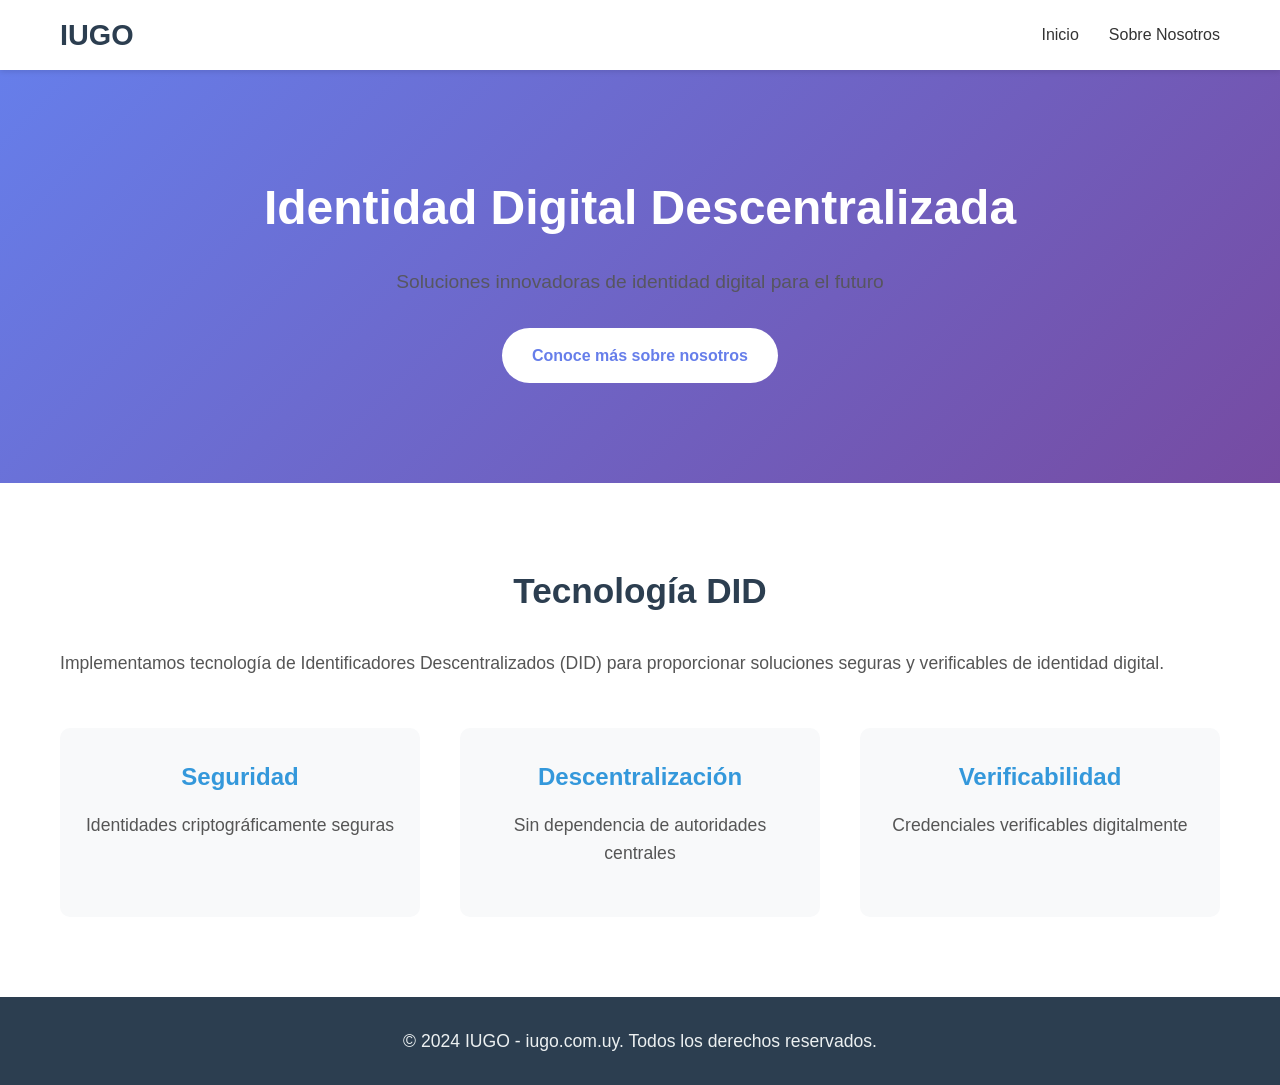
<file: index.html>
<!DOCTYPE html>
<html lang="es">
<head>
    <meta charset="UTF-8">
    <meta name="viewport" content="width=device-width, initial-scale=1.0">
    <title>IUGO - Identidad Digital Descentralizada</title>
    <link rel="stylesheet" href="styles.css">
</head>
<body>
    <header>
        <nav>
            <div class="nav-container">
                <div class="logo">
                    <h1>IUGO</h1>
                </div>
                <ul class="nav-menu">
                    <li><a href="index.html">Inicio</a></li>
                    <li><a href="sobre-nosotros.html">Sobre Nosotros</a></li>
                </ul>
            </div>
        </nav>
    </header>

    <main>
        <section class="hero">
            <div class="hero-content">
                <h1>Identidad Digital Descentralizada</h1>
                <p>Soluciones innovadoras de identidad digital para el futuro</p>
                <a href="sobre-nosotros.html" class="cta-button">Conoce más sobre nosotros</a>
            </div>
        </section>

        <section class="did-info">
            <div class="container">
                <h2>Tecnología DID</h2>
                <p>Implementamos tecnología de Identificadores Descentralizados (DID) para proporcionar soluciones seguras y verificables de identidad digital.</p>
                
                <div class="did-features">
                    <div class="feature">
                        <h3>Seguridad</h3>
                        <p>Identidades criptográficamente seguras</p>
                    </div>
                    <div class="feature">
                        <h3>Descentralización</h3>
                        <p>Sin dependencia de autoridades centrales</p>
                    </div>
                    <div class="feature">
                        <h3>Verificabilidad</h3>
                        <p>Credenciales verificables digitalmente</p>
                    </div>
                </div>
            </div>
        </section>
    </main>

    <footer>
        <div class="container">
            <p>&copy; 2024 IUGO - iugo.com.uy. Todos los derechos reservados.</p>
        </div>
    </footer>
</body>
</html>
</file>
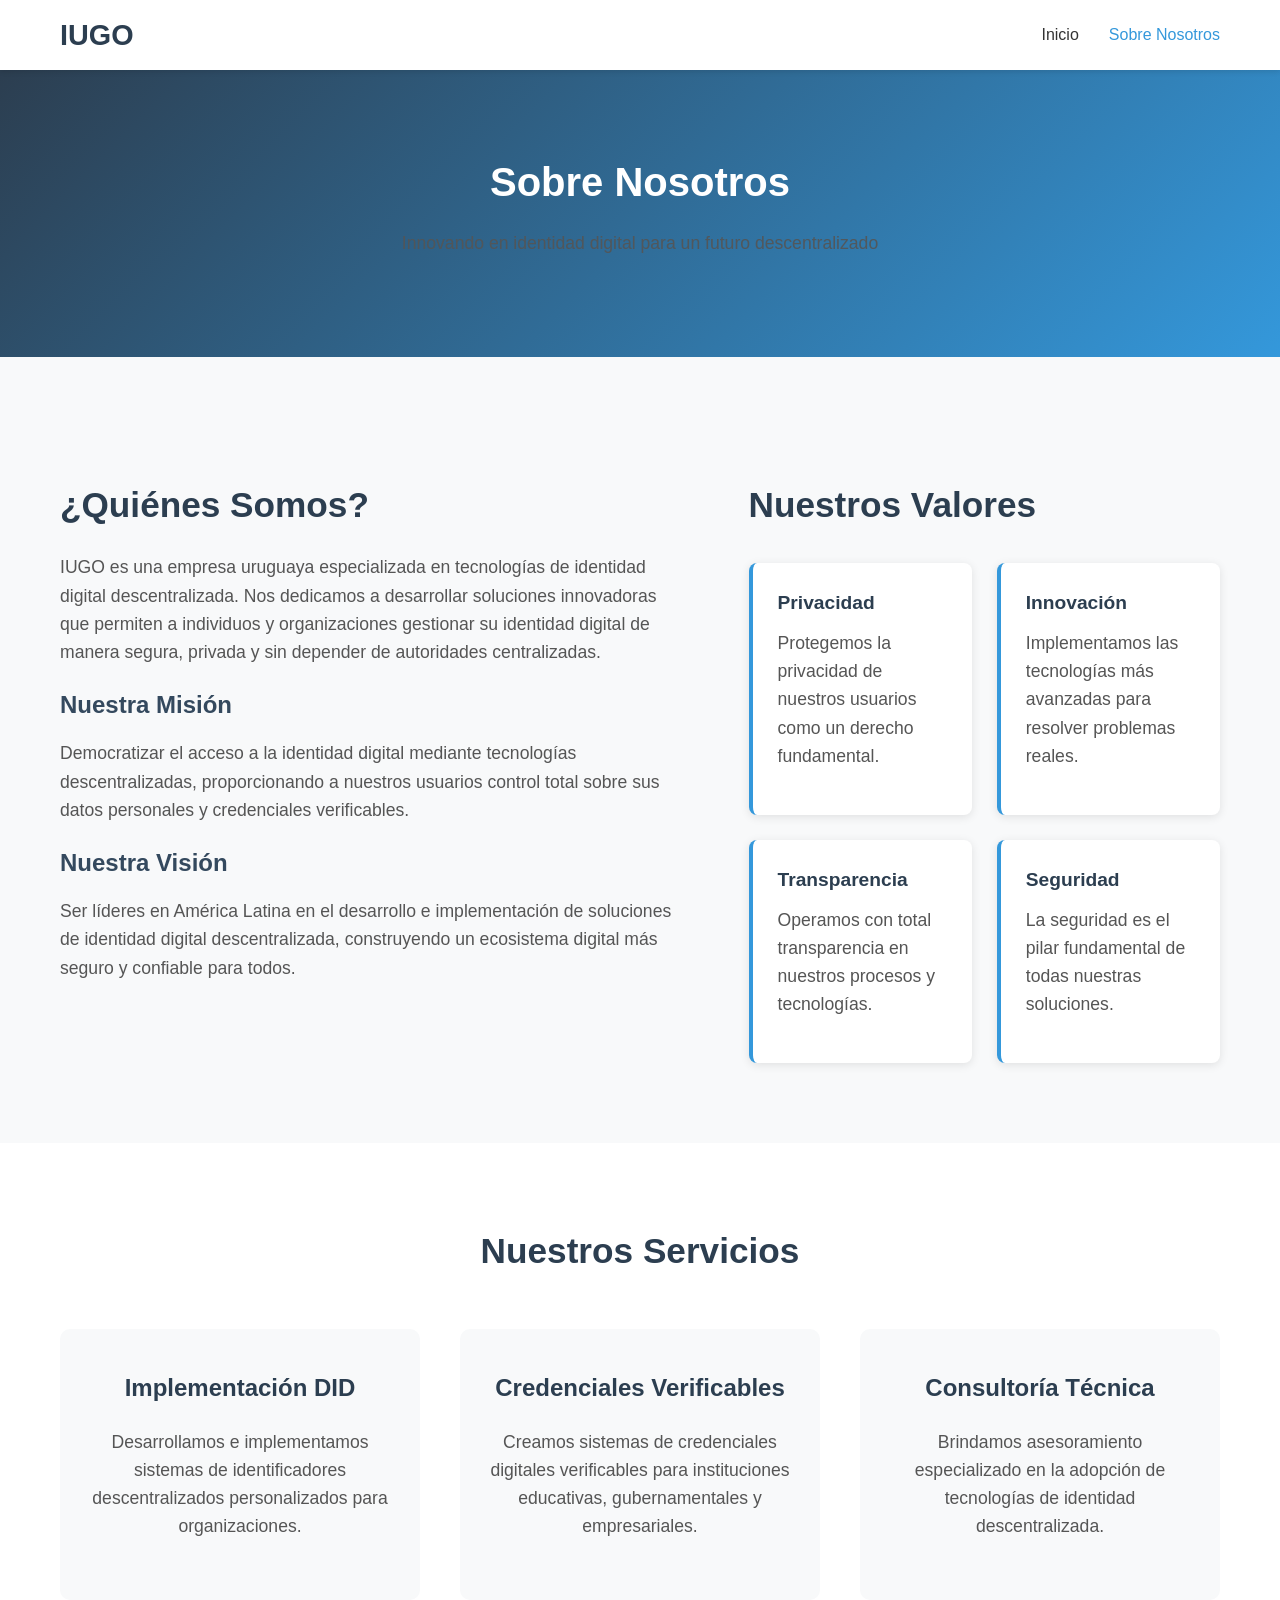
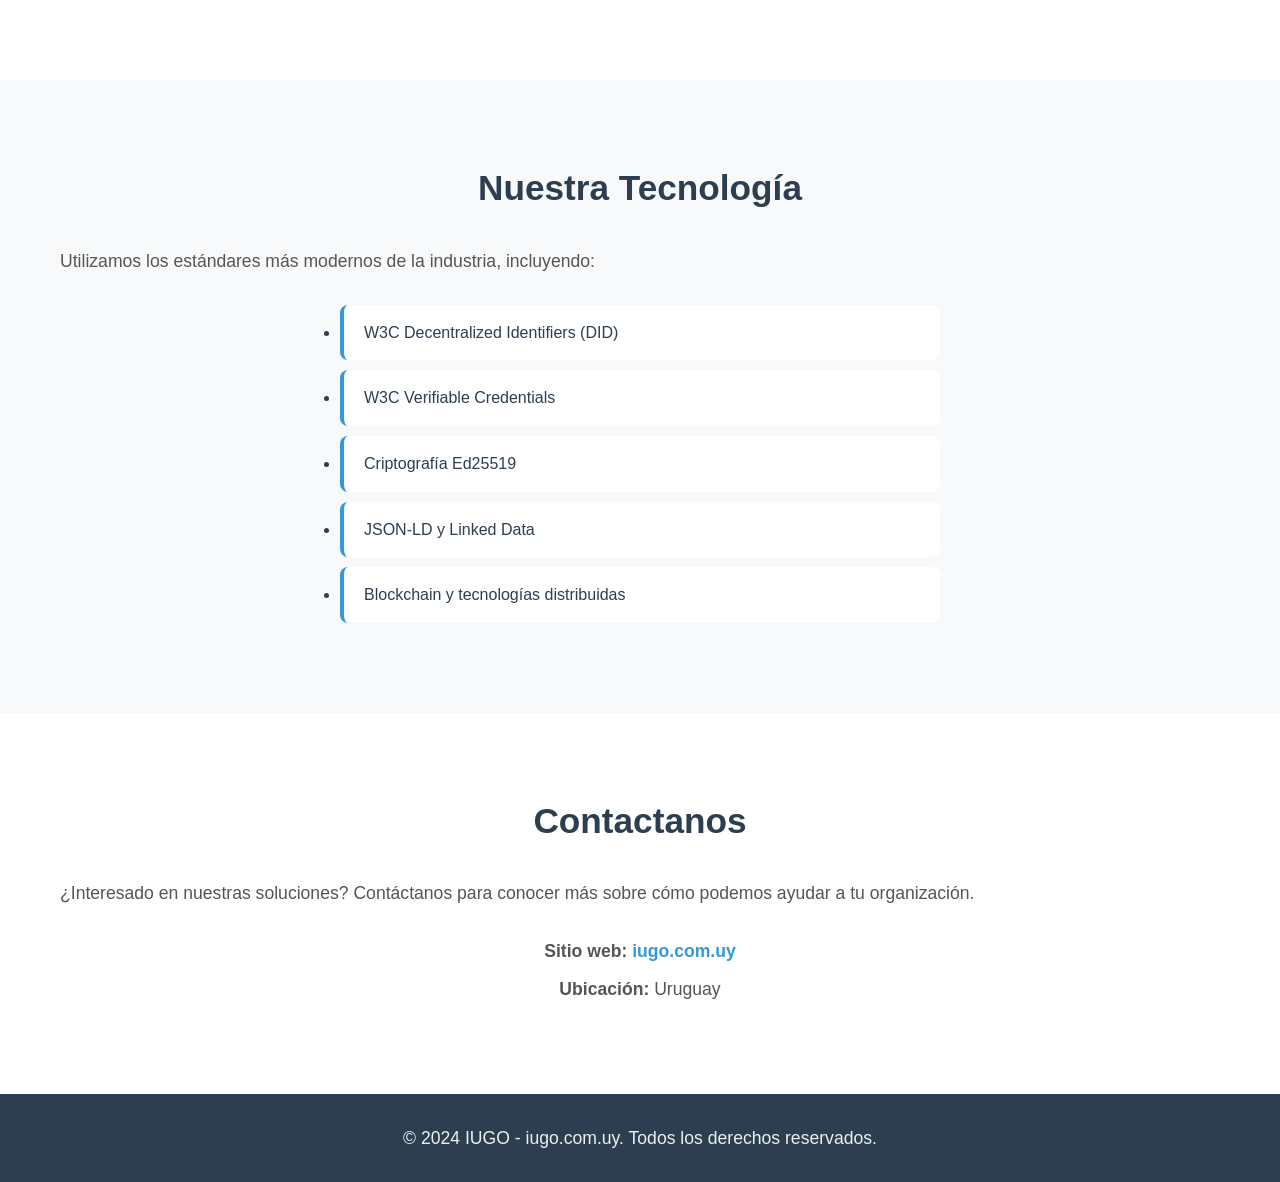
<file: sobre-nosotros.html>
<!DOCTYPE html>
<html lang="es">
<head>
    <meta charset="UTF-8">
    <meta name="viewport" content="width=device-width, initial-scale=1.0">
    <title>Sobre Nosotros - IUGO</title>
    <link rel="stylesheet" href="styles.css">
</head>
<body>
    <header>
        <nav>
            <div class="nav-container">
                <div class="logo">
                    <h1>IUGO</h1>
                </div>
                <ul class="nav-menu">
                    <li><a href="index.html">Inicio</a></li>
                    <li><a href="sobre-nosotros.html" class="active">Sobre Nosotros</a></li>
                </ul>
            </div>
        </nav>
    </header>

    <main>
        <section class="about-hero">
            <div class="container">
                <h1>Sobre Nosotros</h1>
                <p class="hero-subtitle">Innovando en identidad digital para un futuro descentralizado</p>
            </div>
        </section>

        <section class="company-info">
            <div class="container">
                <div class="company-content">
                    <div class="company-description">
                        <h2>¿Quiénes Somos?</h2>
                        <p>IUGO es una empresa uruguaya especializada en tecnologías de identidad digital descentralizada. Nos dedicamos a desarrollar soluciones innovadoras que permiten a individuos y organizaciones gestionar su identidad digital de manera segura, privada y sin depender de autoridades centralizadas.</p>
                        
                        <h3>Nuestra Misión</h3>
                        <p>Democratizar el acceso a la identidad digital mediante tecnologías descentralizadas, proporcionando a nuestros usuarios control total sobre sus datos personales y credenciales verificables.</p>

                        <h3>Nuestra Visión</h3>
                        <p>Ser líderes en América Latina en el desarrollo e implementación de soluciones de identidad digital descentralizada, construyendo un ecosistema digital más seguro y confiable para todos.</p>
                    </div>

                    <div class="company-values">
                        <h2>Nuestros Valores</h2>
                        <div class="values-grid">
                            <div class="value-item">
                                <h4>Privacidad</h4>
                                <p>Protegemos la privacidad de nuestros usuarios como un derecho fundamental.</p>
                            </div>
                            <div class="value-item">
                                <h4>Innovación</h4>
                                <p>Implementamos las tecnologías más avanzadas para resolver problemas reales.</p>
                            </div>
                            <div class="value-item">
                                <h4>Transparencia</h4>
                                <p>Operamos con total transparencia en nuestros procesos y tecnologías.</p>
                            </div>
                            <div class="value-item">
                                <h4>Seguridad</h4>
                                <p>La seguridad es el pilar fundamental de todas nuestras soluciones.</p>
                            </div>
                        </div>
                    </div>
                </div>
            </div>
        </section>

        <section class="services">
            <div class="container">
                <h2>Nuestros Servicios</h2>
                <div class="services-grid">
                    <div class="service-item">
                        <h3>Implementación DID</h3>
                        <p>Desarrollamos e implementamos sistemas de identificadores descentralizados personalizados para organizaciones.</p>
                    </div>
                    <div class="service-item">
                        <h3>Credenciales Verificables</h3>
                        <p>Creamos sistemas de credenciales digitales verificables para instituciones educativas, gubernamentales y empresariales.</p>
                    </div>
                    <div class="service-item">
                        <h3>Consultoría Técnica</h3>
                        <p>Brindamos asesoramiento especializado en la adopción de tecnologías de identidad descentralizada.</p>
                    </div>
                </div>
            </div>
        </section>

        <section class="technology">
            <div class="container">
                <h2>Nuestra Tecnología</h2>
                <p>Utilizamos los estándares más modernos de la industria, incluyendo:</p>
                <ul class="tech-list">
                    <li>W3C Decentralized Identifiers (DID)</li>
                    <li>W3C Verifiable Credentials</li>
                    <li>Criptografía Ed25519</li>
                    <li>JSON-LD y Linked Data</li>
                    <li>Blockchain y tecnologías distribuidas</li>
                </ul>
            </div>
        </section>

        <section class="contact">
            <div class="container">
                <h2>Contactanos</h2>
                <p>¿Interesado en nuestras soluciones? Contáctanos para conocer más sobre cómo podemos ayudar a tu organización.</p>
                <div class="contact-info">
                    <p><strong>Sitio web:</strong> <a href="https://iugo.com.uy" target="_blank">iugo.com.uy</a></p>
                    <p><strong>Ubicación:</strong> Uruguay</p>
                </div>
            </div>
        </section>
    </main>

    <footer>
        <div class="container">
            <p>&copy; 2024 IUGO - iugo.com.uy. Todos los derechos reservados.</p>
        </div>
    </footer>
</body>
</html>
</file>
<file: styles.css>
/* Reset and base styles */
* {
    margin: 0;
    padding: 0;
    box-sizing: border-box;
}

body {
    font-family: -apple-system, BlinkMacSystemFont, 'Segoe UI', Roboto, Oxygen, Ubuntu, Cantarell, sans-serif;
    line-height: 1.6;
    color: #333;
    background-color: #f8f9fa;
}

.container {
    max-width: 1200px;
    margin: 0 auto;
    padding: 0 20px;
}

/* Header and Navigation */
header {
    background: #fff;
    box-shadow: 0 2px 5px rgba(0,0,0,0.1);
    position: sticky;
    top: 0;
    z-index: 100;
}

.nav-container {
    max-width: 1200px;
    margin: 0 auto;
    padding: 0 20px;
    display: flex;
    justify-content: space-between;
    align-items: center;
    height: 70px;
}

.logo h1 {
    color: #2c3e50;
    font-size: 1.8rem;
    font-weight: 700;
}

.nav-menu {
    display: flex;
    list-style: none;
    gap: 30px;
}

.nav-menu a {
    text-decoration: none;
    color: #333;
    font-weight: 500;
    transition: color 0.3s ease;
}

.nav-menu a:hover,
.nav-menu a.active {
    color: #3498db;
}

/* Hero Section */
.hero {
    background: linear-gradient(135deg, #667eea 0%, #764ba2 100%);
    color: white;
    padding: 100px 0;
    text-align: center;
}

.hero-content h1 {
    font-size: 3rem;
    margin-bottom: 20px;
    font-weight: 700;
}

.hero-content p {
    font-size: 1.2rem;
    margin-bottom: 30px;
    opacity: 0.9;
}

.cta-button {
    display: inline-block;
    padding: 15px 30px;
    background: #fff;
    color: #667eea;
    text-decoration: none;
    border-radius: 50px;
    font-weight: 600;
    transition: transform 0.3s ease, box-shadow 0.3s ease;
}

.cta-button:hover {
    transform: translateY(-2px);
    box-shadow: 0 10px 25px rgba(0,0,0,0.2);
}

/* About Hero */
.about-hero {
    background: linear-gradient(135deg, #2c3e50 0%, #3498db 100%);
    color: white;
    padding: 80px 0;
    text-align: center;
}

.about-hero h1 {
    font-size: 2.5rem;
    margin-bottom: 15px;
}

.hero-subtitle {
    font-size: 1.1rem;
    opacity: 0.9;
}

/* Content Sections */
.did-info, .company-info, .services, .technology, .contact {
    padding: 80px 0;
}

.did-info {
    background: white;
}

.company-info {
    background: #f8f9fa;
}

.services {
    background: white;
}

.technology {
    background: #f8f9fa;
}

.contact {
    background: white;
}

h2 {
    font-size: 2.2rem;
    margin-bottom: 30px;
    color: #2c3e50;
    text-align: center;
}

h3 {
    font-size: 1.5rem;
    margin-bottom: 15px;
    color: #34495e;
}

h4 {
    font-size: 1.2rem;
    margin-bottom: 10px;
    color: #2c3e50;
}

p {
    margin-bottom: 20px;
    color: #555;
    font-size: 1.1rem;
}

/* Company Content */
.company-content {
    display: grid;
    grid-template-columns: 2fr 1.5fr;
    gap: 60px;
    margin-top: 40px;
}

.company-description h2,
.company-values h2 {
    text-align: left;
    margin-bottom: 20px;
}

/* Features Grid */
.did-features {
    display: grid;
    grid-template-columns: repeat(auto-fit, minmax(250px, 1fr));
    gap: 40px;
    margin-top: 50px;
}

.feature {
    text-align: center;
    padding: 30px 20px;
    background: #f8f9fa;
    border-radius: 10px;
    transition: transform 0.3s ease;
}

.feature:hover {
    transform: translateY(-5px);
}

.feature h3 {
    color: #3498db;
    margin-bottom: 15px;
}

/* Values Grid */
.values-grid {
    display: grid;
    grid-template-columns: repeat(auto-fit, minmax(200px, 1fr));
    gap: 25px;
    margin-top: 30px;
}

.value-item {
    background: white;
    padding: 25px;
    border-radius: 8px;
    border-left: 4px solid #3498db;
    box-shadow: 0 2px 10px rgba(0,0,0,0.1);
}

/* Services Grid */
.services-grid {
    display: grid;
    grid-template-columns: repeat(auto-fit, minmax(300px, 1fr));
    gap: 40px;
    margin-top: 50px;
}

.service-item {
    background: #f8f9fa;
    padding: 40px 30px;
    border-radius: 10px;
    text-align: center;
    transition: transform 0.3s ease, box-shadow 0.3s ease;
}

.service-item:hover {
    transform: translateY(-5px);
    box-shadow: 0 10px 25px rgba(0,0,0,0.1);
}

.service-item h3 {
    color: #2c3e50;
    margin-bottom: 20px;
}

/* Technology List */
.tech-list {
    max-width: 600px;
    margin: 30px auto 0;
    text-align: left;
}

.tech-list li {
    background: white;
    margin: 10px 0;
    padding: 15px 20px;
    border-radius: 8px;
    border-left: 4px solid #3498db;
    font-weight: 500;
    color: #2c3e50;
}

/* Contact Section */
.contact-info {
    text-align: center;
    margin-top: 30px;
}

.contact-info p {
    margin: 10px 0;
    font-size: 1.1rem;
}

.contact-info a {
    color: #3498db;
    text-decoration: none;
    font-weight: 600;
}

.contact-info a:hover {
    text-decoration: underline;
}

/* Footer */
footer {
    background: #2c3e50;
    color: white;
    text-align: center;
    padding: 30px 0;
}

footer p {
    margin: 0;
    color: #ecf0f1;
}

/* Responsive Design */
@media (max-width: 768px) {
    .nav-container {
        flex-direction: column;
        height: auto;
        padding: 15px 20px;
    }
    
    .nav-menu {
        margin-top: 15px;
        gap: 20px;
    }
    
    .hero-content h1 {
        font-size: 2.2rem;
    }
    
    .about-hero h1 {
        font-size: 2rem;
    }
    
    .company-content {
        grid-template-columns: 1fr;
        gap: 40px;
    }
    
    .did-features {
        grid-template-columns: 1fr;
        gap: 30px;
    }
    
    .services-grid {
        grid-template-columns: 1fr;
        gap: 30px;
    }
    
    .values-grid {
        grid-template-columns: 1fr;
        gap: 20px;
    }
    
    .container {
        padding: 0 15px;
    }
    
    section {
        padding: 50px 0;
    }
}
</file>
